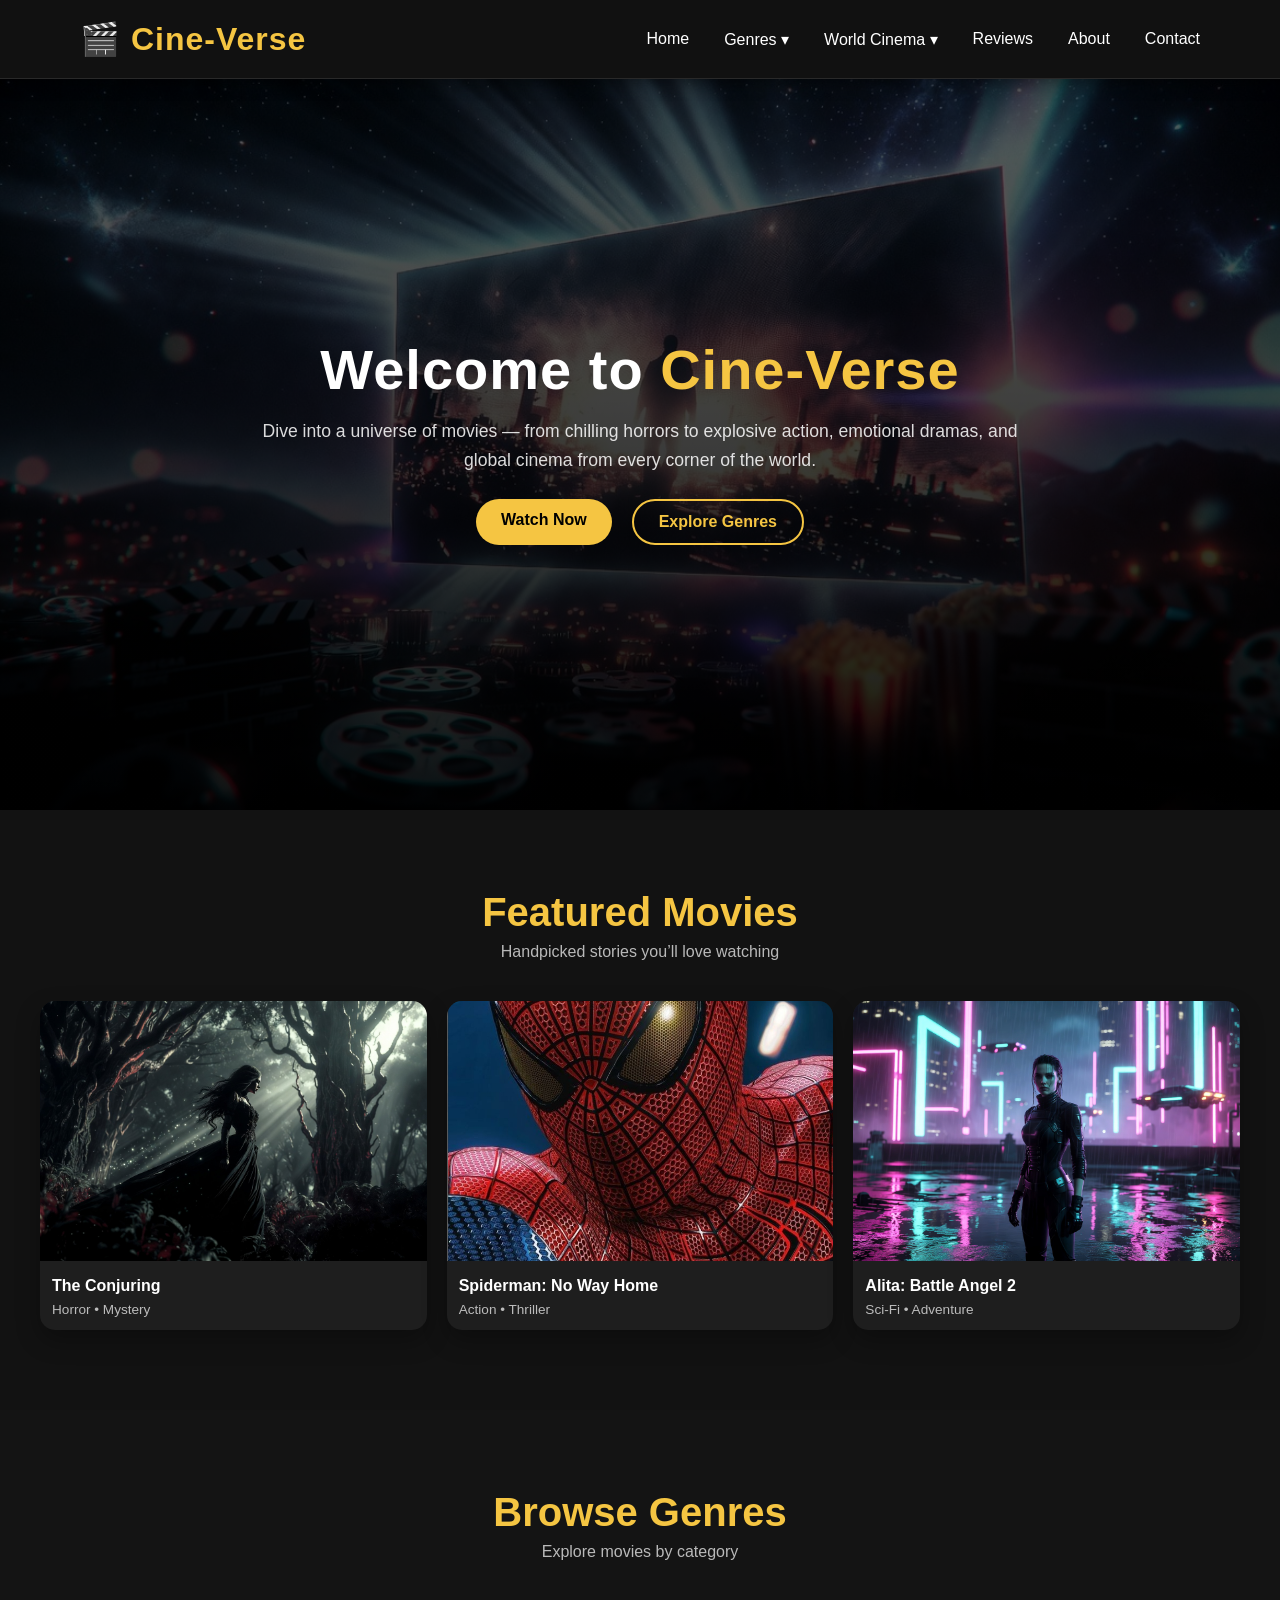
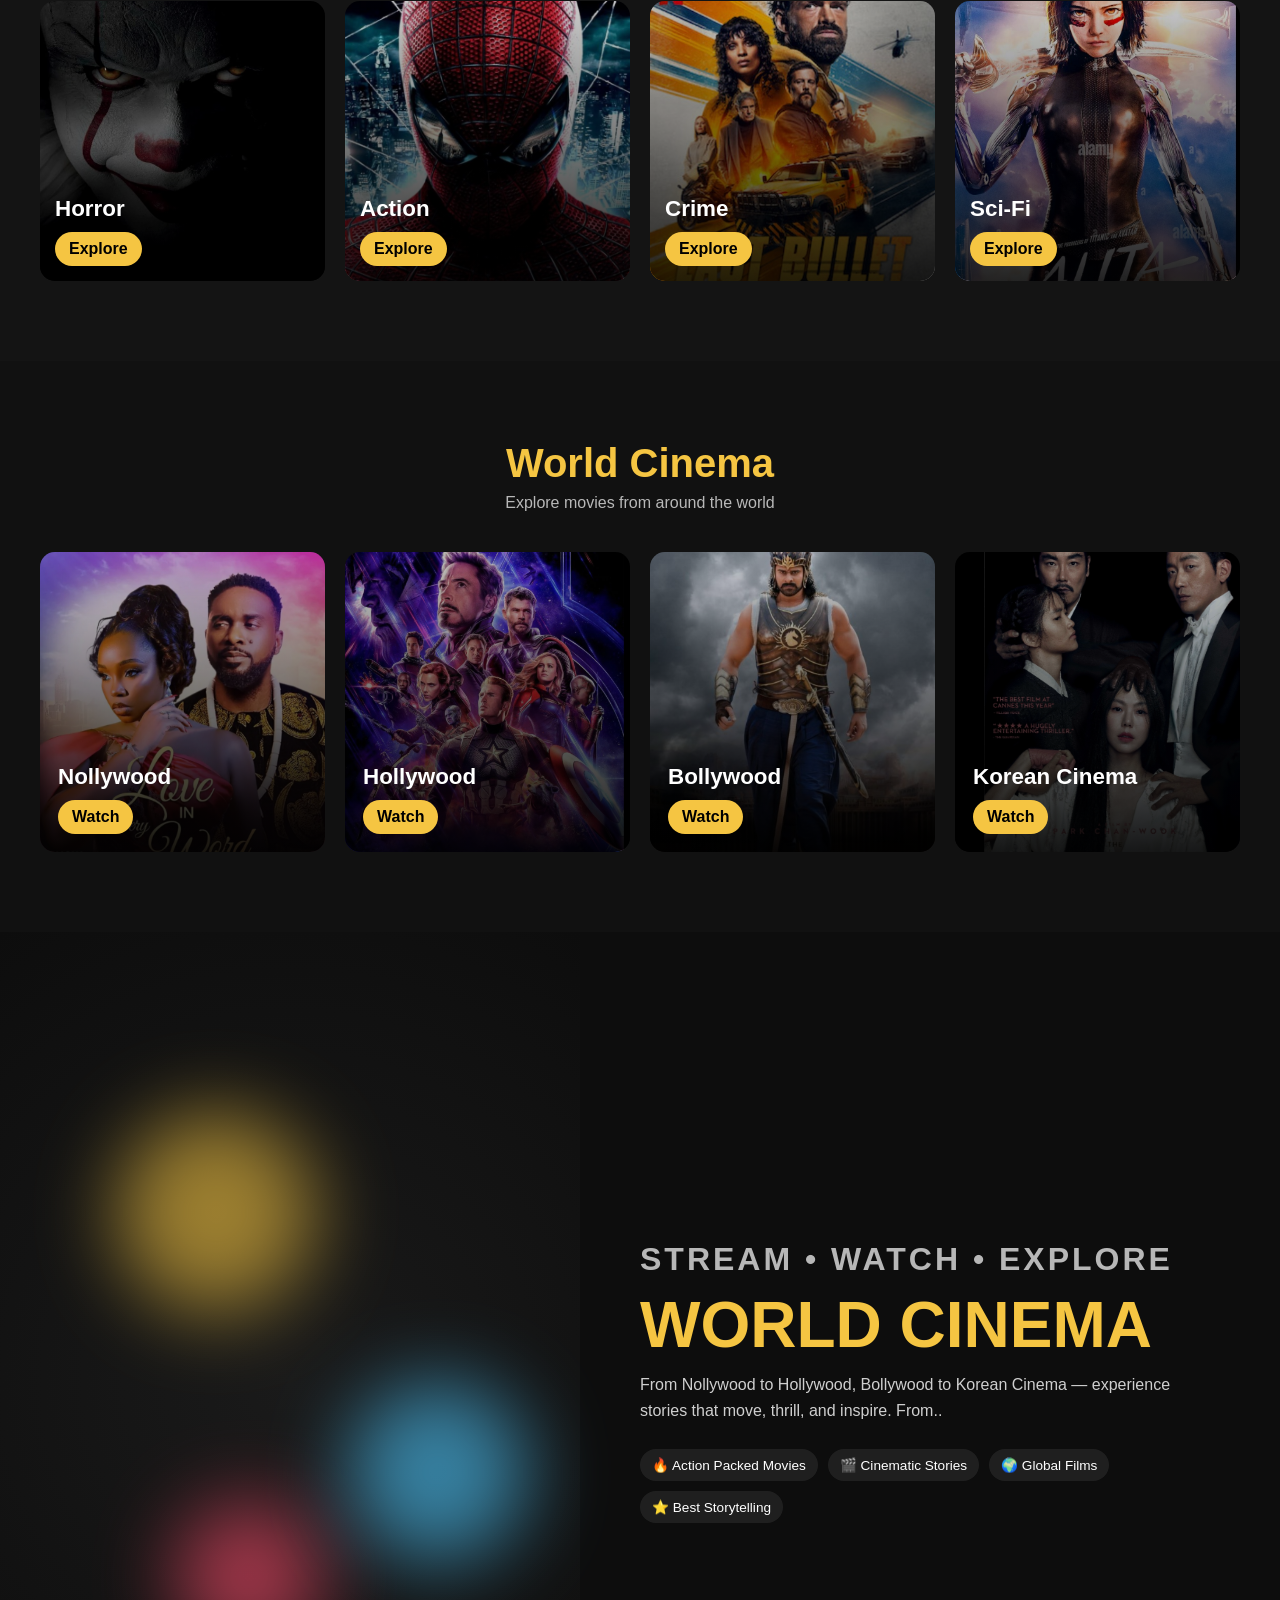
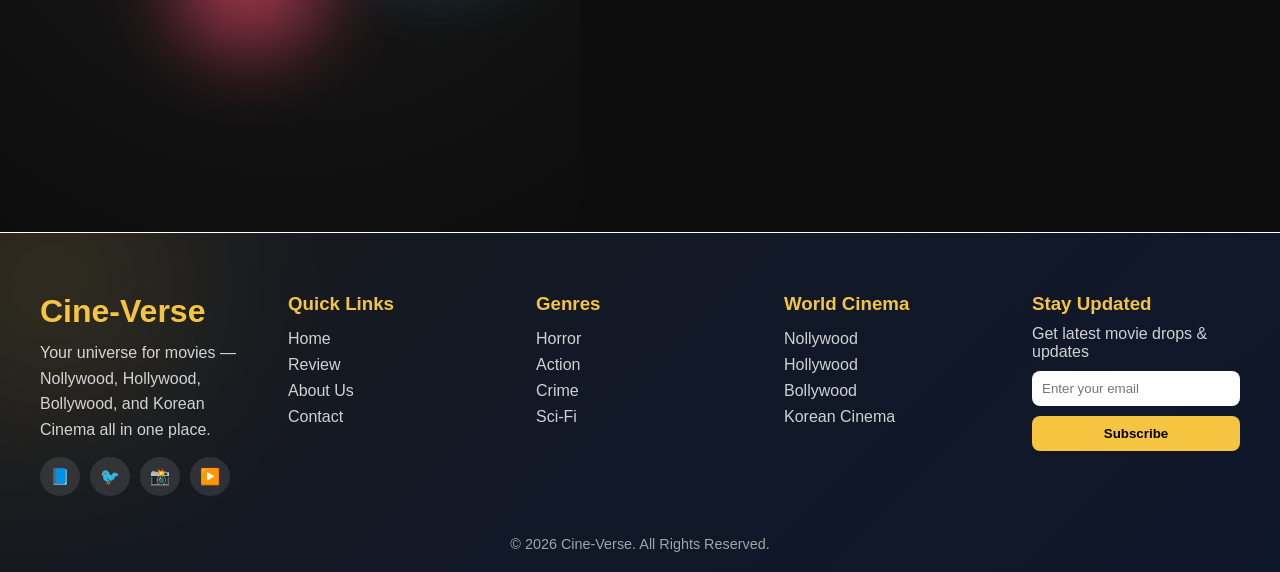
<file: index.html>
<!DOCTYPE html>
<html lang="en">
<head>
    <meta charset="UTF-8">
    <meta name="viewport" content="width=device-width, initial-scale=1.0">
    <title>Cine-Verse</title>
    <link rel="stylesheet" href="./css/index.css">
</head>
<body>
    
    <!-- HEADER START -->
<header>
    <nav class="navbar">

        <!-- Logo -->
        <div class="logo">
            🎬 Cine-Verse
        </div>

        <!-- Navigation Links -->
        <ul class="nav-links">

            <li><a href="index.html">Home</a></li>

            <!-- Genres Dropdown -->
            <li class="dropdown">
                <a href="#">Genres ▾</a>

                <ul class="dropdown-menu">
                    <li><a href="html/horror.html">Horror</a></li>
                    <li><a href="html/action.html">Action</a></li>
                    <li><a href="html/crime.html">Crime</a></li>
                    <li><a href="html/scifi.html">Sci-Fi</a></li>
                </ul>
            </li>

            <!-- World Cinema Dropdown -->
            <li class="dropdown">
                <a href="#">World Cinema ▾</a>

                <ul class="dropdown-menu">
                    <li><a href="html/worldcinema.html">Nollywood</a></li>
                    <li><a href="html/worldcinema.html">Hollywood</a></li>
                    <li><a href="html/worldcinema.html">Bollywood</a></li>
                    <li><a href="html/worldcinema.html">Korean Cinema</a></li>
                </ul>
            </li>

            <li><a href="html/reviews.html">Reviews</a></li>
            <li><a href="html/about.html">About</a></li>
            <li><a href="html/contact.html">Contact</a></li>

        </ul>

    </nav>
</header>

<!-- HERO SECTION -->

<section class="hero">
    <div class="hero-overlay"></div>

    <div class="hero-content">
        <h1>Welcome to <span>Cine-Verse</span></h1>

        <p>
            Dive into a universe of movies — from chilling horrors to explosive action,
            emotional dramas, and global cinema from every corner of the world.
        </p>

        <div class="hero-buttons">
            <a href="#" class="btn primary">Watch Now</a>
            <a href="#" class="btn secondary">Explore Genres</a>
        </div>
    </div>
</section>

                <!--    FEATURED MOVIES-->

<section class="featured">
    <div class="container">

        <div class="section-title">
            <h2>Featured Movies</h2>
            <p>Handpicked stories you’ll love watching</p>
        </div>

        <div class="movie-grid">

            <div class="movie-card">
                <img src="images/WhatsApp Image 2026-05-31 at 11.28.16 PM.jpeg" alt="The Conjuring movie poster featuring a haunted house setting with supernatural elements creating an eerie and terrifying atmosphere">
                <div class="movie-info">
                    <h3>The Conjuring</h3>
                    <span>Horror • Mystery</span>
                </div>
            </div>

            <div class="movie-card">
                <img src="images/WhatsApp Image 2026-05-31 at 11.37.19 PM.jpeg" alt="Spiderman: No Way Home movie poster depicting the masked superhero in action-packed scene with dramatic lighting emphasizing the thrilling nature of the film">
                <div class="movie-info">
                    <h3>Spiderman: No Way Home</h3>
                    <span>Action • Thriller</span>
                </div>
            </div>

            <div class="movie-card">            
                <img src="images/WhatsApp Image 2026-05-31 at 11.28.17 PM.jpeg" alt="Alita: Battle Angel 2 movie poster showing a futuristic cyborg character in a sci-fi environment with advanced technology and dramatic action-oriented composition">
                <div class="movie-info">
                    <h3>Alita: Battle Angel 2</h3>
                    <span>Sci-Fi • Adventure</span>
                </div>
            </div>

            </div>

        </div>
    </div>
</section>


                      <!--GENRES-->
<section class="genres">
    <div class="container">

        <div class="section-title">
            <h2>Browse Genres</h2>
            <p>Explore movies by category</p>
        </div>

        <div class="genre-grid">

            <!-- HORROR -->
            <div class="genre-card">
                <img src="images/PENNNYWISE.jpg" alt="Horror genre card featuring a menacing clown character with a sinister expression creating a frightening and unsettling visual atmosphere">

                <div class="genre-overlay">
                    <h3>Horror</h3>
                    <a href="html/horror.html" class="genre-btn">Explore</a>
                </div>
            </div>

            <!-- ACTION -->
            <div class="genre-card">
                <img src="images/SPIDEY.jpg" alt="Action genre card depicting a superhero character in a dynamic fighting pose with intense energy and excitement">

                <div class="genre-overlay">
                    <h3>Action</h3>
                    <a href="html/action.html" class="genre-btn">Explore</a>
                </div>
            </div>

            <!-- CRIME -->
            <div class="genre-card">
                <img src="images/ACTION.jpg" alt="Crime genre card featuring dramatic scenes with intense characters engaged in suspenseful criminal circumstances">

                <div class="genre-overlay">
                    <h3>Crime</h3>
                    <a href="html/crime.html" class="genre-btn">Explore</a>
                </div>
            </div>

            <!-- SCI-FI -->
            <div class="genre-card">
                <img src="images/ALITA.jpg" alt="Science fiction genre card showcasing futuristic elements, advanced technology, and cybernetic themes creating an otherworldly atmosphere">

                <div class="genre-overlay">
                    <h3>Sci-Fi</h3>
                    <a href="html/sci-fi.html" class="genre-btn">Explore</a>
                </div>
            </div>

        </div>

    </div>
</section>


<section class="cinema">
    <div class="container">

        <div class="section-title">
            <h2>World Cinema</h2>
            <p>Explore movies from around the world</p>
        </div>

        <div class="cinema-grid">

            <!-- NOLLYWOOD -->
            <div class="cinema-card">
                <img src="images/WhatsApp Image 2026-06-01 at 12.31.24 AM (2).jpeg" alt="Nollywood cinema collection featuring contemporary African film storytelling with vibrant cultural elements and powerful narratives">

                <div class="cinema-overlay">
                    <h3>Nollywood</h3>
                    <a href="html/worldcinema.html" class="cinema-btn">Watch</a>
                </div>
            </div>

            <!-- HOLLYWOOD -->
            <div class="cinema-card">
                <img src="images/WhatsApp Image 2026-06-01 at 12.31.24 AM (1).jpeg" alt="Hollywood cinema collection representing blockbuster films and American cinematic storytelling with diverse genres and star power">

                <div class="cinema-overlay">
                    <h3>Hollywood</h3>
                    <a href="html/worldcinema.html" class="cinema-btn">Watch</a>
                </div>
            </div>

            <!-- BOLLYWOOD -->
            <div class="cinema-card">
                <img src="images/WhatsApp Image 2026-06-01 at 12.31.24 AM.jpeg" alt="Bollywood cinema collection featuring vibrant Indian film culture with colorful visuals, dance elements, and romantic storytelling">

                <div class="cinema-overlay">
                    <h3>Bollywood</h3>
                    <a href="html/worldcinema.html" class="cinema-btn">Watch</a>
                </div>
            </div>

            <!-- KOREAN CINEMA -->
            <div class="cinema-card">
                <img src="images/WhatsApp Image 2026-06-01 at 12.32.13 AM.jpeg" alt="Korean Cinema collection showcasing contemporary Asian filmmaking with sophisticated storytelling, artistic cinematography, and emotional depth">

                <div class="cinema-overlay">
                    <h3>Korean Cinema</h3>
                    <a href="html/worldcinema.html" class="cinema-btn">Watch</a>
                </div>
            </div>

        </div>

    </div>
</section>


<section class="final-banner">

    <!-- LEFT SIDE (VISUAL AMBIENCE) -->
    <div class="final-left">
        <div class="glow-circle one"></div>
        <div class="glow-circle two"></div>
        <div class="glow-circle three"></div>
    </div>

    <!-- RIGHT SIDE (ANIMATED TEXT) -->
    <div class="final-right">

        <h1 class="line1">STREAM • WATCH • EXPLORE</h1>

        <h1 class="line2">WORLD CINEMA</h1>

        <p>
            From Nollywood to Hollywood, Bollywood to Korean Cinema —  
            experience stories that move, thrill, and inspire. From..
        </p>

        <div class="moving-tags">
            <span>🔥 Action Packed Movies</span>
            <span>🎬 Cinematic Stories</span>
            <span>🌍 Global Films</span>
            <span>⭐ Best Storytelling</span>
        </div>

    </div>

</section>



<footer class="footer">

    <div class="footer-container">

        <!-- BRAND SECTION -->
        <div class="footer-brand">
            <h2>Cine-Verse</h2>
            <p>
                Your universe for movies — Nollywood, Hollywood, Bollywood, and Korean Cinema all in one place.
            </p>

            <div class="socials">
                <span>📘</span>
                <span>🐦</span>
                <span>📸</span>
                <span>▶️</span>
            </div>
        </div>

        <!-- QUICK LINKS -->
        <div class="footer-links">
            <h3>Quick Links</h3>
            <a href="html/index.html">Home</a>
            <a href="html/reviews.html">Review</a>
            <a href="html/about.html">About Us</a>
            <a href="html/contact.html">Contact</a>
        </div>

        <!-- GENRES -->
        <div class="footer-links">
            <h3>Genres</h3>
            <a href="html/horror.html">Horror</a>
            <a href="html/action.html">Action</a>
            <a href="html/crime.html">Crime</a>
            <a href="html/sci-fi.html">Sci-Fi</a>
        </div>

        <!-- WORLD-CINEMA -->
        <div class="footer-links">
            <h3>World Cinema</h3>
            <a href="html/worldcinema.html">Nollywood</a>
            <a href="html/worldcinema.html">Hollywood</a>
            <a href="html/worldcinema.html">Bollywood</a>
            <a href="html/worldcinema.html">Korean Cinema</a>
        </div>

        <!-- CONTACT -->
        <div class="footer-contact">
            <h3>Stay Updated</h3>

            <p>Get latest movie drops & updates</p>

            <input type="email" placeholder="Enter your email">
            <button>Subscribe</button>
        </div>


    </div>

    <div class="footer-bottom">
        <p>© 2026 Cine-Verse. All Rights Reserved.</p>
    </div>

</footer>

</body>
</html>
</file>
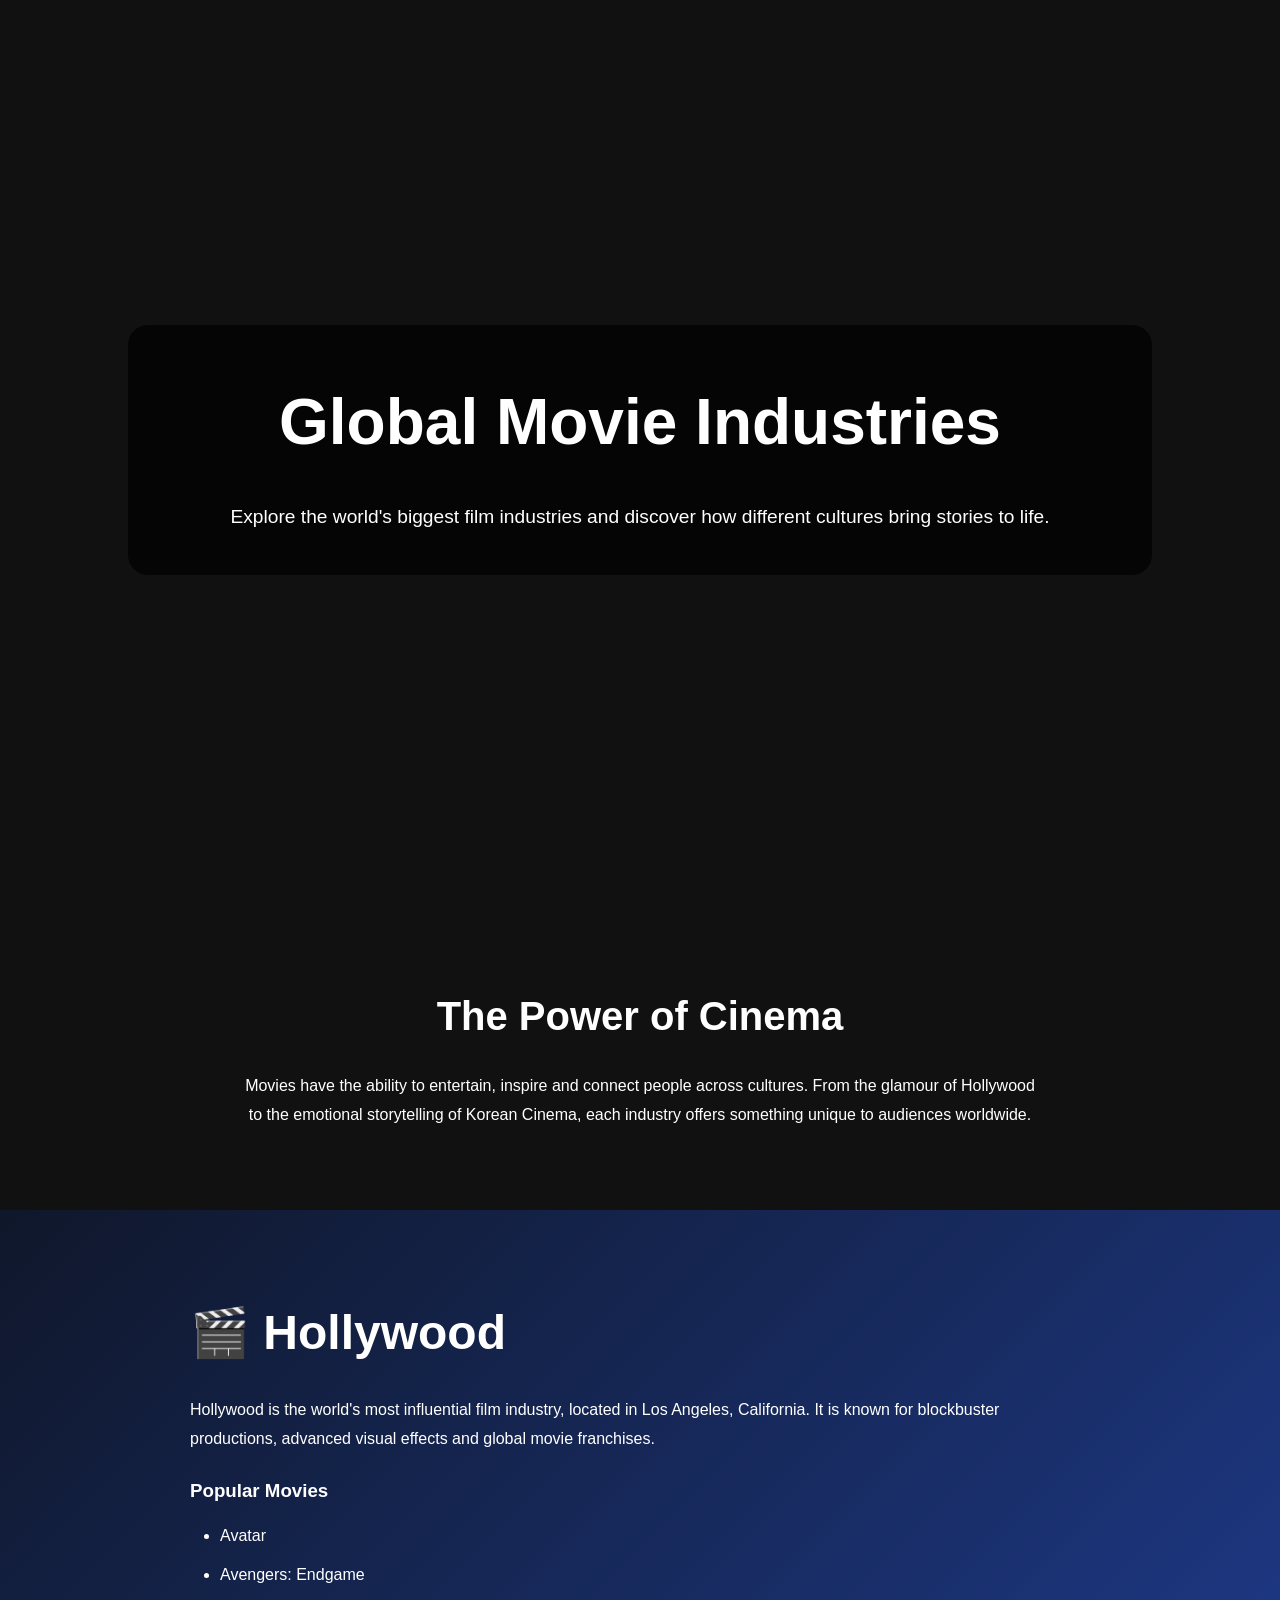
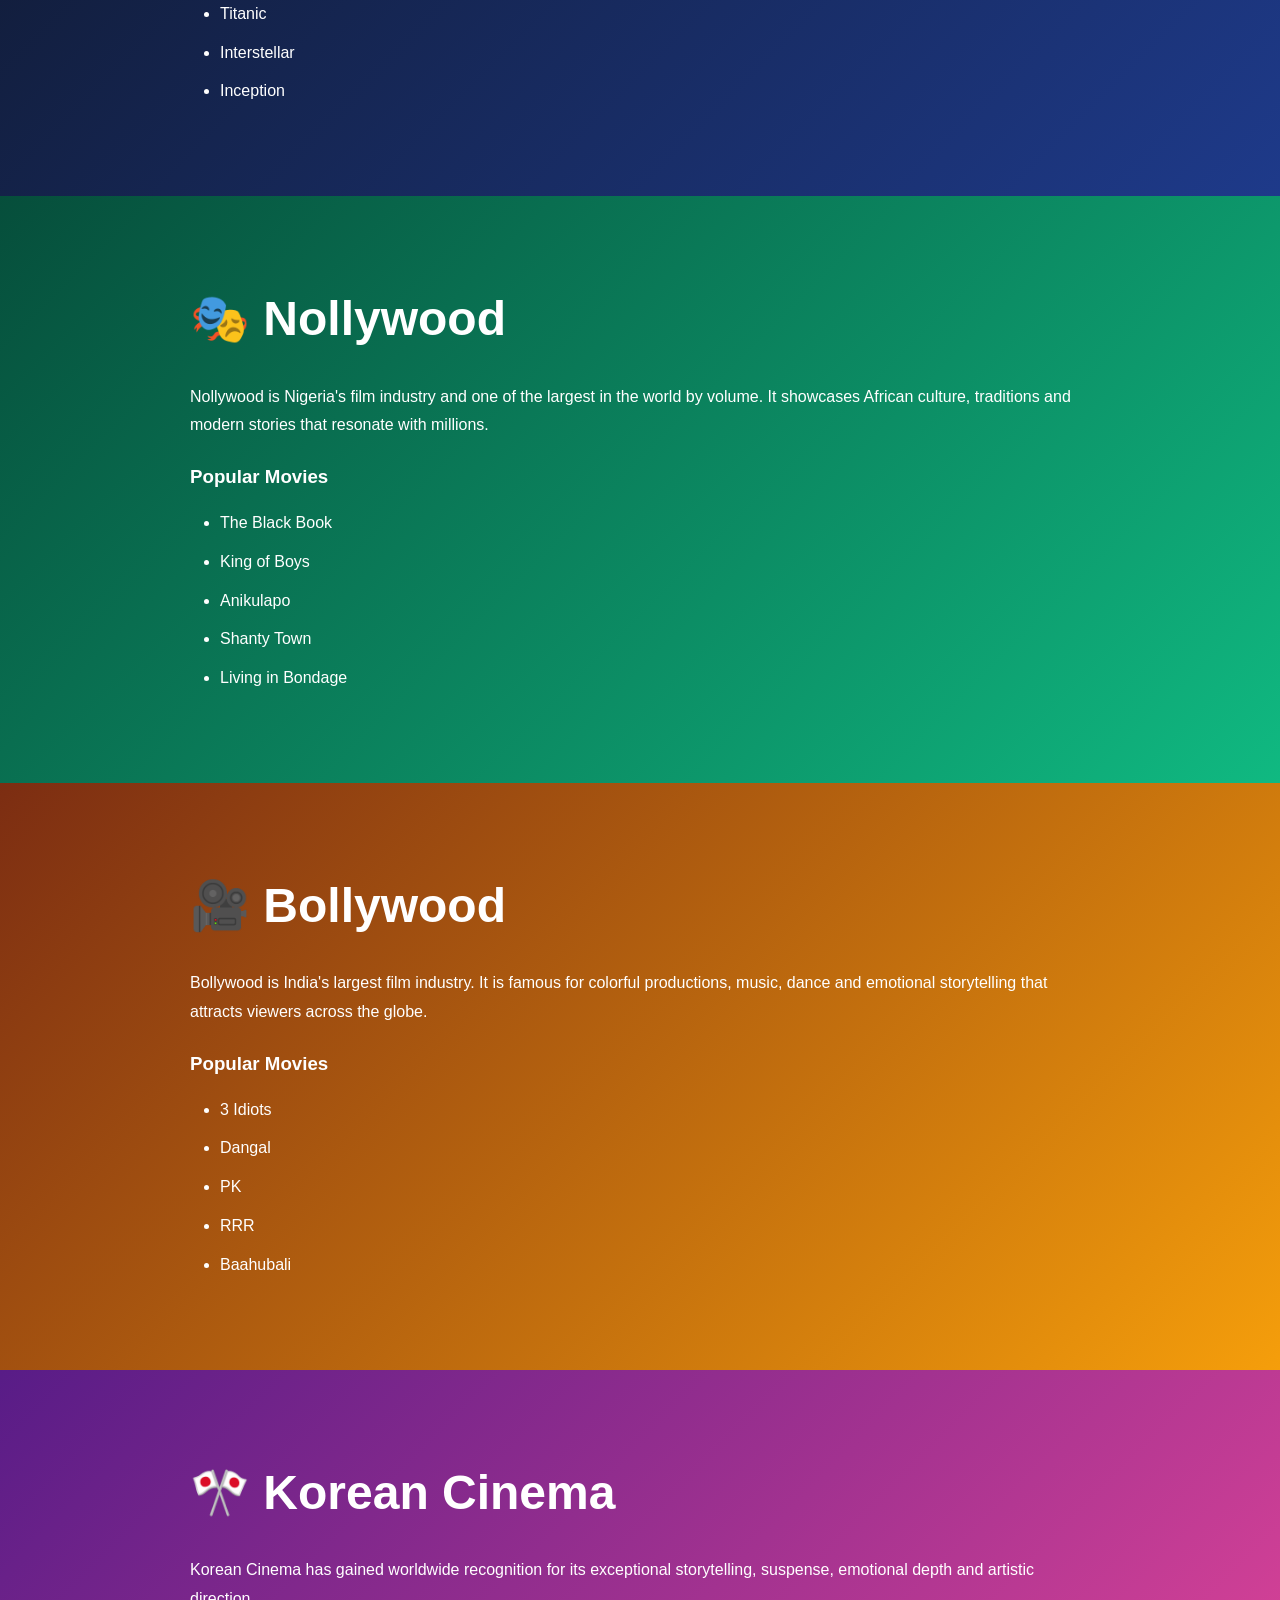
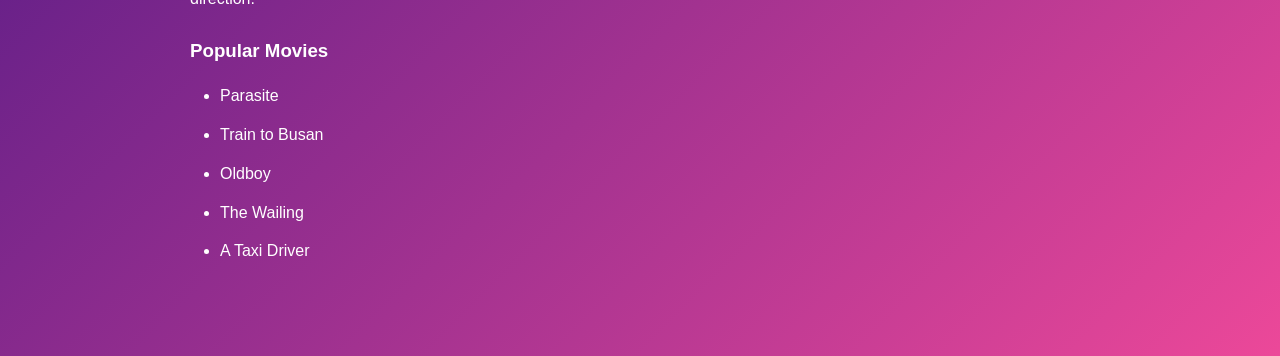
<file: html/worldcinema.html>
<!DOCTYPE html>
<html lang="en">
<head>
    <meta charset="UTF-8">
    <meta name="viewport" content="width=device-width, initial-scale=1.0">
    <title>Movie Industries | Cine-Verse</title>
    <link rel="stylesheet" href="../css/worldcinema.css">
</head>
<body>

    <header class="hero">
        <div class="overlay">
            <h1>Global Movie Industries</h1>
            <p>
                Explore the world's biggest film industries and discover
                how different cultures bring stories to life.
            </p>
        </div>
    </header>

    <section class="intro">
        <h2>The Power of Cinema</h2>
        <p>
            Movies have the ability to entertain, inspire and connect
            people across cultures. From the glamour of Hollywood to the
            emotional storytelling of Korean Cinema, each industry offers
            something unique to audiences worldwide.
        </p>
    </section>

    <section class="industry hollywood">
        <div class="content">
            <h2>🎬 Hollywood</h2>

            <p>
                Hollywood is the world's most influential film industry,
                located in Los Angeles, California. It is known for
                blockbuster productions, advanced visual effects and
                global movie franchises.
            </p>

            <h3>Popular Movies</h3>

            <ul>
                <li>Avatar</li>
                <li>Avengers: Endgame</li>
                <li>Titanic</li>
                <li>Interstellar</li>
                <li>Inception</li>
            </ul>
        </div>
    </section>

    <section class="industry nollywood">
        <div class="content">
            <h2>🎭 Nollywood</h2>

            <p>
                Nollywood is Nigeria's film industry and one of the largest
                in the world by volume. It showcases African culture,
                traditions and modern stories that resonate with millions.
            </p>

            <h3>Popular Movies</h3>

            <ul>
                <li>The Black Book</li>
                <li>King of Boys</li>
                <li>Anikulapo</li>
                <li>Shanty Town</li>
                <li>Living in Bondage</li>
            </ul>
        </div>
    </section>

    <section class="industry bollywood">
        <div class="content">
            <h2>🎥 Bollywood</h2>

            <p>
                Bollywood is India's largest film industry. It is famous
                for colorful productions, music, dance and emotional
                storytelling that attracts viewers across the globe.
            </p>

            <h3>Popular Movies</h3>

            <ul>
                <li>3 Idiots</li>
                <li>Dangal</li>
                <li>PK</li>
                <li>RRR</li>
                <li>Baahubali</li>
            </ul>
        </div>
    </section>

    <section class="industry korean">
        <div class="content">
            <h2>🎌 Korean Cinema</h2>

            <p>
                Korean Cinema has gained worldwide recognition for its
                exceptional storytelling, suspense, emotional depth and
                artistic direction.
            </p>

            <h3>Popular Movies</h3>

            <ul>
                <li>Parasite</li>
                <li>Train to Busan</li>
                <li>Oldboy</li>
                <li>The Wailing</li>
                <li>A Taxi Driver</li>
            </ul>
        </div>
    </section>

    

</body>
</html>
</file>
<file: css/index.css>
/* RESET */

*{
    margin:0;
    padding:0;
    box-sizing:border-box;
}

/* BODY */

body{
    font-family:'Segoe UI', sans-serif;
    background:#0d0d0d;
}

/* NAVBAR */

header{
    position:relative;
    
}   

.navbar{
    position:fixed;
    top:0;
    left:0;
    width:100%;
    z-index:999999;

    display:flex;
    justify-content:space-between;
    align-items:center;

    padding:20px 80px;

    background:#111;
    border-bottom:1px solid rgba(255,255,255,0.1);

    box-shadow:0 4px 15px rgba(0,0,0,0.4);
}

/* LOGO */

.logo{
    font-size:2rem;
    font-weight:700;
    color:#f5c542;
    cursor:pointer;
    letter-spacing:1px;
}

/* NAVIGATION */

.nav-links{
    display:flex;
    align-items:center;
    gap:35px;
    list-style:none;
}

.nav-links li{
    position:relative;
}

.nav-links a{
    color:white;
    text-decoration:none;
    font-size:1rem;
    transition:0.3s ease;
}

/* HOVER EFFECT */

.nav-links a:hover{
    color:#f5c542;
}

/* DROPDOWN */

.dropdown{
    position:relative;
    display:inline-block;
}

.dropdown-menu{
    position:absolute;
    top: 100%;
    left:0;

    min-width:180px;

    background:#1b1b1b;

    border-radius:10px;

    display:none;

    list-style:none;

    overflow:hidden;

    box-shadow:0 8px 20px rgba(0,0,0,0.5);

    padding:10px 0;
}

/* SHOW DROPDOWN */

.dropdown:hover .dropdown-menu{
    display:block;
}

/* DROPDOWN ITEMS */

.dropdown-menu li{
    width:100%;
}

.dropdown-menu a{
    display:block;
    padding:12px 18px;
}

.dropdown-menu a:hover{
    background:#292929;
    color:#f5c542;
}

.hero {
    height: 90vh;
    width: 100%;

    display: flex;
    align-items: center;
    justify-content: center;

    position: relative;

    background: url('../images/Cine-Verse\ hero\ image.jpeg') no-repeat center/cover;
}

/* DARK OVERLAY FOR CINEMATIC FEEL */
.hero-overlay {
    position: absolute;
    top: 0;
    left: 0;

    height: 100%;
    width: 100%;

    background: linear-gradient(
        to bottom,
        rgba(0,0,0,0.6),
        rgba(0,0,0,0.9)
    );
}

/* CONTENT */


.hero-content {
    position: relative;
    text-align: center;

    max-width: 800px;
    padding: 20px;
    color: white;
}

.hero-content h1 {
    font-size: 3.5rem;
    margin-top: 4.5rem;
    margin-bottom: 15px;
    letter-spacing: 1px;
}

.hero-content h1 span {
    color: #f5c542;
}

.hero-content p {
    font-size: 1.1rem;
    line-height: 1.6;
    opacity: 0.85;
    margin-bottom: 25px;
}

/* BUTTONS */
.hero-buttons {
    display: flex;
    justify-content: center;
    gap: 20px;
}

.btn {
    padding: 12px 25px;
    text-decoration: none;
    border-radius: 30px;
    font-weight: 600;
    transition: 0.3s ease;
}

/* PRIMARY BUTTON */
.primary {
    background: #f5c542;
    color: #000;
}

.primary:hover {
    background: #ffd76a;
    transform: scale(1.05);
}

/* SECONDARY BUTTON */
.secondary {
    border: 2px solid #f5c542;
    color: #f5c542;
}

.secondary:hover {
    background: #f5c542;
    color: #000;
    transform: scale(1.05);
}



/* Featured Movies */
body {
    font-family: 'Segoe UI', sans-serif;
    background: #121212;
    color: #fff;
}

/* SECTION WRAPPER */
.featured {
    padding: 80px 20px;
}

/* CENTER CONTAINER */
.container {
    max-width: 1200px;
    margin: auto;
}

/* TITLE */
.section-title {
    text-align: center;
    margin-bottom: 40px;
}

.section-title h2 {
    font-size: 2.5rem;
    color: #f5c542;
}

.section-title p {
    opacity: 0.7;
    margin-top: 8px;
}

/* GRID */
.movie-grid {
    display: grid;
    grid-template-columns: repeat(auto-fit, minmax(180px, 1fr));
    gap: 20px;
}

/* CARD */
.movie-card {
    background: #1e1e1e;
    border-radius: 15px;
    overflow: hidden;
    cursor: pointer;
    transition: 0.3s ease;
    box-shadow: 0 10px 25px rgba(0,0,0,0.3);
}

/* IMAGE */
.movie-card img {
    width: 100%;
    height: 260px;
    object-fit: cover;
    transition: 0.4s ease;
}

/* INFO */
.movie-info {
    padding: 12px;
}

.movie-info h3 {
    font-size: 1rem;
    margin-bottom: 5px;
}

.movie-info span {
    font-size: 0.85rem;
    opacity: 0.7;
}

/* HOVER */
.movie-card:hover {
    transform: translateY(-6px);
    box-shadow: 0 15px 35px rgba(245, 197, 66, 0.15);
}

.movie-card:hover img {
    transform: scale(1.05);
}



.genres {
    padding: 80px 20px;
    background: #141414;
}

.container {
    max-width: 1200px;
    margin: auto;
}

.section-title {
    text-align: center;
    margin-bottom: 40px;
}

.section-title h2 {
    font-size: 2.5rem;
    color: #f5c542;
}

.section-title p {
    opacity: 0.7;
}

/* GRID */
.genre-grid {
    display: grid;
    grid-template-columns: repeat(auto-fit, minmax(220px, 1fr));
    gap: 20px;
}

/* CARD */
.genre-card {
    position: relative;
    height: 280px;
    border-radius: 15px;
    overflow: hidden;
    cursor: pointer;
    transition: 0.3s ease;
}

/* IMAGE */
.genre-card img {
    width: 100%;
    height: 100%;
    object-fit: cover;
    transition: 0.4s ease;
}

/* OVERLAY */
.genre-overlay {
    position: absolute;
    inset: 0;
    background: linear-gradient(
        to top,
        rgba(0,0,0,0.85),
        rgba(0,0,0,0.2)
    );

    display: flex;
    flex-direction: column;
    justify-content: flex-end;
    padding: 15px;
    color: white;
}

/* TITLE */
.genre-overlay h3 {
    font-size: 1.4rem;
    margin-bottom: 10px;
}

/* BUTTON */
.genre-btn {
    display: inline-block;
    padding: 8px 14px;
    background: #f5c542;
    color: #000;
    text-decoration: none;
    border-radius: 20px;
    font-weight: bold;
    width: fit-content;
    transition: 0.3s ease;
}

/* HOVER EFFECTS */
.genre-card:hover img {
    transform: scale(1.1);
}

.genre-card:hover {
    transform: translateY(-5px);
}

.genre-btn:hover {
    background: #ffd76a;
}




.cinema {
    padding: 80px 20px;
    background: #111;
}

.container {
    max-width: 1200px;
    margin: auto;
}

/* GRID */
.cinema-grid {
    display: grid;
    grid-template-columns: repeat(auto-fit, minmax(220px, 1fr));
    gap: 20px;
}

/* CARD */
.cinema-card {
    position: relative;
    height: 300px;
    border-radius: 15px;
    overflow: hidden;
    cursor: pointer;
    transition: 0.3s ease;
}

/* IMAGE */
.cinema-card img {
    width: 100%;
    height: 100%;
    object-fit: cover;
    transition: 0.4s ease;
}

/* OVERLAY */
.cinema-overlay {
    position: absolute;
    inset: 0;
    background: linear-gradient(
        to top,
        rgba(0,0,0,0.9),
        rgba(0,0,0,0.2)
    );

    display: flex;
    flex-direction: column;
    justify-content: flex-end;
    padding: 18px;
    color: white;
}

/* TITLE */
.cinema-overlay h3 {
    font-size: 1.4rem;
    margin-bottom: 10px;
}

/* BUTTON */
.cinema-btn {
    display: inline-block;
    padding: 8px 14px;
    background: #f5c542;
    color: #000;
    text-decoration: none;
    border-radius: 20px;
    font-weight: bold;
    width: fit-content;
    transition: 0.3s ease;
}



/* HOVER EFFECT */
.cinema-card:hover img {
    transform: scale(1.1);
}

.cinema-card:hover {
    transform: translateY(-6px);
    box-shadow: 0 15px 30px rgba(0,0,0,0.5);
}

.cinema-btn:hover {
    background: #ffd76a;
}





/* SECTION LAYOUT */
.final-banner {
    display: flex;
    height: 100vh;
    background: #0d0d0d;
    overflow: hidden;
}

/* LEFT SIDE (GLOW AMBIENCE) */
.final-left {
    flex: 1;
    position: relative;
    background: radial-gradient(circle at center, #1a1a1a, #0d0d0d);
}

/* FLOATING GLOW ORBS */
.glow-circle {
    position: absolute;
    border-radius: 50%;
    filter: blur(40px);
    opacity: 0.6;
    animation: float 6s infinite ease-in-out;
}

.one {
    width: 200px;
    height: 200px;
    background: #f5c542;
    top: 20%;
    left: 20%;
}

.two {
    width: 150px;
    height: 150px;
    background: #ff4d6d;
    bottom: 20%;
    left: 30%;
    animation-delay: 2s;
}

.three {
    width: 180px;
    height: 180px;
    background: #4dc9ff;
    top: 50%;
    left: 60%;
    animation-delay: 4s;
}

@keyframes float {
    0%, 100% { transform: translateY(0); }
    50% { transform: translateY(-20px); }
}

/* RIGHT SIDE */
.final-right {
    flex: 1;
    display: flex;
    flex-direction: column;
    justify-content: center;
    padding: 60px;
    color: white;
}

/* MAIN TITLE */
.line1 {
    font-size: 2rem;
    letter-spacing: 3px;
    opacity: 0.7;
    animation: fadeIn 2s ease;
}

.line2 {
    font-size: 4rem;
    color: #f5c542;
    margin: 10px 0;
    animation: glowText 2s infinite alternate;
}

/* DESCRIPTION */
.final-right p {
    opacity: 0.8;
    line-height: 1.6;
    margin-bottom: 25px;
}

/* TAGS */
.moving-tags {
    display: flex;
    flex-wrap: wrap;
    gap: 10px;
}

.moving-tags span {
    background: rgba(255,255,255,0.08);
    padding: 8px 12px;
    border-radius: 20px;
    font-size: 0.85rem;
    animation: slideUp 1s ease forwards;
    transition: 0.3s ease;
}

.moving-tags span:hover {
    background: #f5c542;
    color: #000;
    transform: scale(1.1);
}

/* ANIMATIONS */
@keyframes glowText {
    from { text-shadow: 0 0 10px #f5c542; }
    to { text-shadow: 0 0 25px #f5c542, 0 0 40px #f5c542; }
}

@keyframes fadeIn {
    from { opacity: 0; transform: translateY(20px); }
    to { opacity: 1; transform: translateY(0); }
}

@keyframes slideUp {
    from { opacity: 0; transform: translateY(20px); }
    to { opacity: 1; transform: translateY(0); }
}







/* FOOTER BACKGROUND (NOT PURE BLACK) */
.footer {
    background: linear-gradient(135deg, #1a1a1a, #111827, #0f172a);
    color: white;
    padding: 60px 20px 20px;
    position: relative;
    overflow: hidden;
    border-top: white solid 1px;
}

/* SOFT GLOW EFFECT */
.footer::before {
    content: "";
    position: absolute;
    top: -50px;
    left: -50px;
    width: 200px;
    height: 200px;
    background: #f5c542;
    filter: blur(100px);
    opacity: 0.2;
}

/* CONTAINER */
.footer-container {
    max-width: 1200px;
    margin: auto;
    display: grid;
    grid-template-columns: repeat(auto-fit, minmax(200px, 1fr));
    gap: 40px;
    position: relative;
    z-index: 2;
}

/* BRAND */
.footer-brand h2 {
    font-size: 2rem;
    color: #f5c542;
    margin-bottom: 10px;
}

.footer-brand p {
    opacity: 0.8;
    line-height: 1.6;
}

/* SOCIAL ICONS */
.socials {
    margin-top: 15px;
    display: flex;
    gap: 10px;
}

.socials span {
    background: rgba(255,255,255,0.1);
    padding: 10px;
    border-radius: 50%;
    cursor: pointer;
    transition: 0.3s ease;
}

.socials span:hover {
    background: #f5c542;
    color: #000;
    transform: scale(1.1);
}

/* LINKS */
.footer-links h3 {
    margin-bottom: 15px;
    color: #f5c542;
}

.footer-links a {
    display: block;
    color: white;
    text-decoration: none;
    margin-bottom: 8px;
    opacity: 0.8;
    transition: 0.3s ease;
}

.footer-links a:hover {
    color: #f5c542;
    transform: translateX(5px);
}

/* CONTACT */
.footer-contact h3 {
    color: #f5c542;
    margin-bottom: 10px;
}

.footer-contact p {
    opacity: 0.8;
    margin-bottom: 10px;
}

.footer-contact input {
    width: 100%;
    padding: 10px;
    border: none;
    border-radius: 8px;
    margin-bottom: 10px;
}

.footer-contact button {
    width: 100%;
    padding: 10px;
    border: none;
    background: #f5c542;
    font-weight: bold;
    cursor: pointer;
    border-radius: 8px;
    transition: 0.3s ease;
}

.footer-contact button:hover {
    background: #ffd76a;
    transform: scale(1.03);
}

/* BOTTOM BAR */
.footer-bottom {
    text-align: center;
    margin-top: 40px;
    opacity: 0.6;
    font-size: 0.9rem;
}
/* RESPONSIVE */

@media(max-width:768px){

    .navbar{
        flex-direction:column;
        gap:20px;
        padding:20px;
    }

    .nav-links{
        flex-wrap:wrap;
        justify-content:center;
        gap:20px;
    }
}
</file>
<file: css/worldcinema.css>
*{
    margin:0;
    padding:0;
    box-sizing:border-box;
    font-family:Arial, sans-serif;
}

body{
    background:#111;
    color:white;
    line-height:1.8;
}

/* HERO */

.hero{
    height:100vh;
    background:url('https://images.unsplash.com/photo-1489599849927-2ee91cede3ba')
    center/cover;
    display:flex;
    justify-content:center;
    align-items:center;
}

.overlay{
    background:rgba(0,0,0,.7);
    padding:40px;
    border-radius:20px;
    text-align:center;
    width:80%;
}

.overlay h1{
    font-size:4rem;
    margin-bottom:20px;
}

.overlay p{
    font-size:1.2rem;
}

/* INTRO */

.intro{
    padding:80px 10%;
    text-align:center;
}

.intro h2{
    font-size:2.5rem;
    margin-bottom:20px;
}

.intro p{
    max-width:800px;
    margin:auto;
}

/* INDUSTRY SECTIONS */

.industry{
    min-height:60vh;
    display:flex;
    align-items:center;
    justify-content:center;
    padding:80px 10%;
    transition:.5s;
}

.industry:hover{
    transform:scale(1.02);
}

.content{
    max-width:900px;
}

.content h2{
    font-size:3rem;
    margin-bottom:20px;
}

.content p{
    margin-bottom:20px;
}

.content h3{
    margin-bottom:15px;
}

.content ul{
    margin-left:30px;
}

.content li{
    margin-bottom:10px;
}

/* HOLLYWOOD */

.hollywood{
    background:linear-gradient(
        135deg,
        #0f172a,
        #1e3a8a
    );
}

/* NOLLYWOOD */

.nollywood{
    background:linear-gradient(
        135deg,
        #064e3b,
        #10b981
    );
}

/* BOLLYWOOD */

.bollywood{
    background:linear-gradient(
        135deg,
        #7c2d12,
        #f59e0b
    );
}

/* KOREAN */

.korean{
    background:linear-gradient(
        135deg,
        #581c87,
        #ec4899
    );
}


/* RESPONSIVE */

@media(max-width:768px){

    .overlay h1{
        font-size:2.5rem;
    }

    .content h2{
        font-size:2rem;
    }

    .industry{
        padding:60px 8%;
    }
}
</file>
